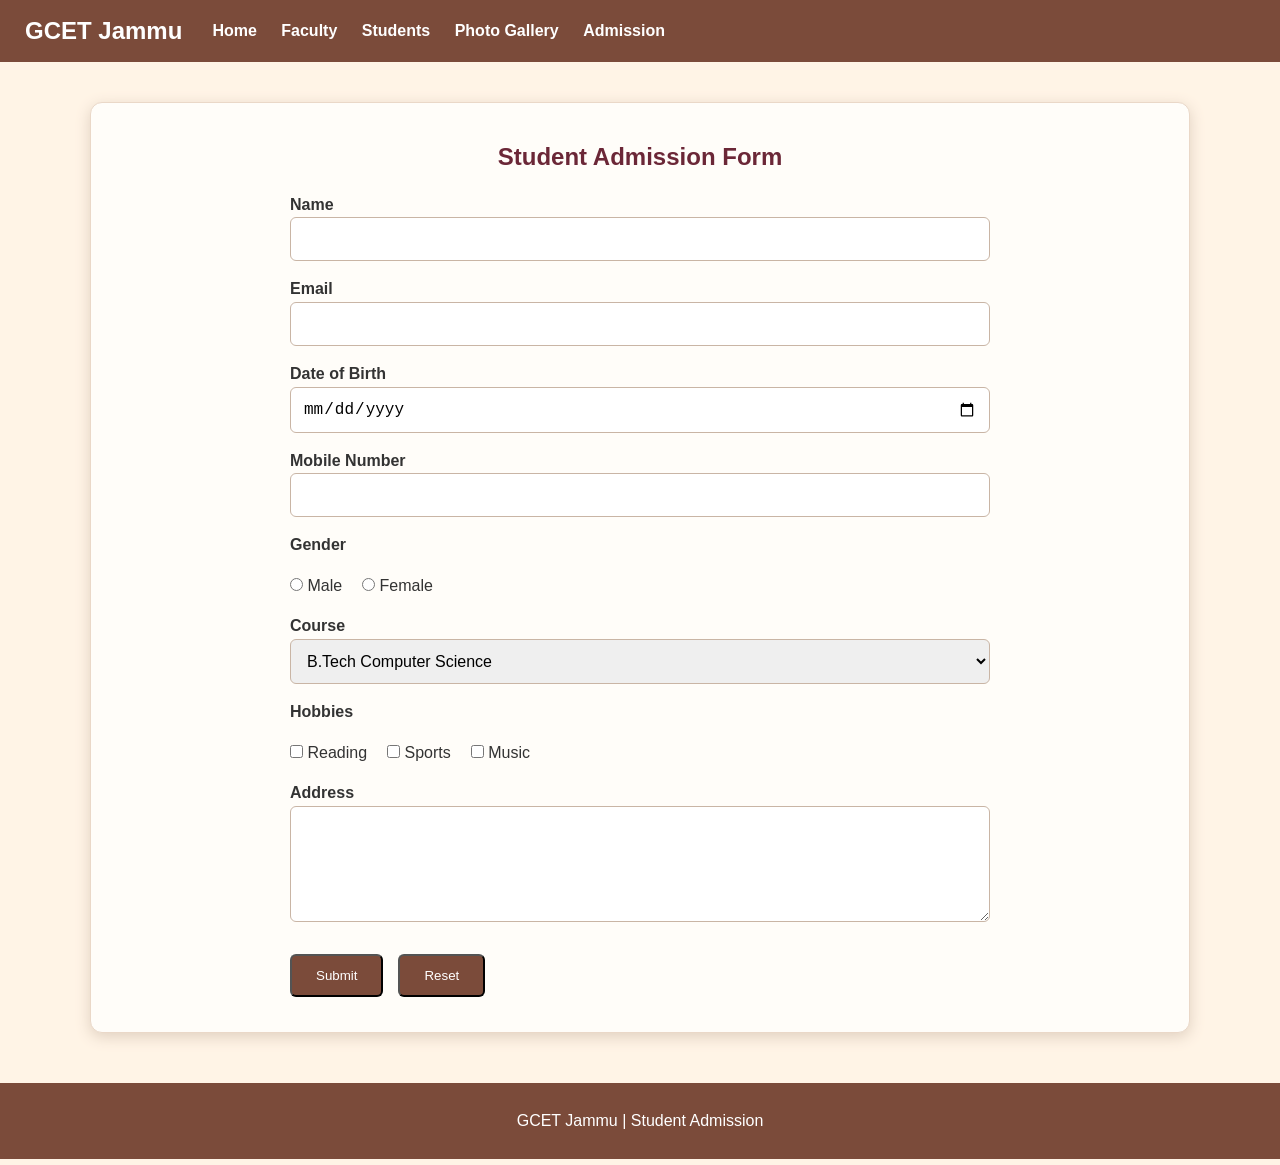
<file: project 2 - College Website/admission.html>
<!DOCTYPE html>
<html>
<head>
<title>GCET Jammu - Admission</title>
<link rel="stylesheet" href="style.css">
</head>
<body>
<nav>
<h2>GCET Jammu</h2>
<div>
<a href="index.html">Home</a>
<a href="faculty.html">Faculty</a>
<a href="students.html">Students</a>
<a href="gallery.html">Photo Gallery</a>
<a href="admission.html">Admission</a>
</div>
</nav>
<section class="page">
<h1>Student Admission Form</h1>
<form onsubmit="alert('Admission form submitted successfully!'); return false;">
<label>Name</label>
<input type="text" name="name">
<label>Email</label>
<input type="email" name="email">
<label>Date of Birth</label>
<input type="date" name="dob">
<label>Mobile Number</label>
<input type="tel" name="mobile">
<label>Gender</label>
<div class="inline">
<label><input type="radio" name="gender"> Male</label>
<label><input type="radio" name="gender"> Female</label>
</div>
<label>Course</label>
<select name="course">
<option>B.Tech Computer Science</option>
<option>B.Tech Electronics</option>
<option>B.Tech Civil</option>
<option>B.Tech Mechanical</option>
<option>B.Tech Electrical</option>
</select>
<label>Hobbies</label>
<div class="inline">
<label><input type="checkbox"> Reading</label>
<label><input type="checkbox"> Sports</label>
<label><input type="checkbox"> Music</label>
</div>
<label>Address</label>
<textarea rows="5"></textarea>
<div class="form-buttons">
<input class="button" type="submit" value="Submit">
<input class="button" type="reset" value="Reset">
</div>
</form>
</section>
<footer>
<p>GCET Jammu | Student Admission</p>
</footer>
</body>
</html>
</file>
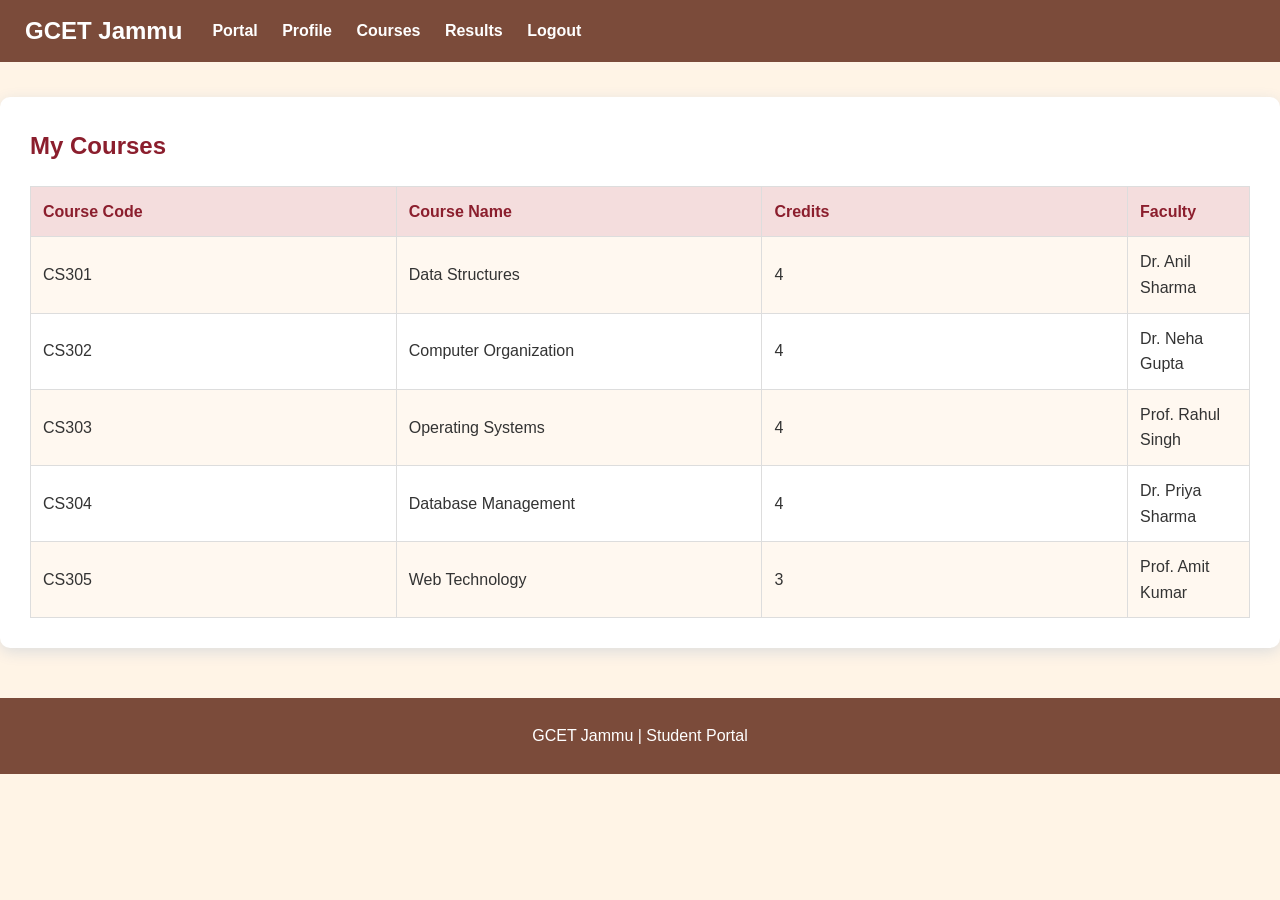
<file: project 2 - College Website/courses.html>
<!DOCTYPE html>
<html>
<head>
<title>My Courses - GCET Jammu</title>
<link rel="stylesheet" href="style.css">
</head>
<body>
<nav>
<h2>GCET Jammu</h2>
<div>
<a href="portal.html">Portal</a>
<a href="profile.html">Profile</a>
<a href="courses.html">Courses</a>
<a href="results.html">Results</a>
<a href="index.html">Logout</a>
</div>
</nav>
<section class="portal-section">
<h1>My Courses</h1>
<table>
<tr>
<th>Course Code</th>
<th>Course Name</th>
<th>Credits</th>
<th>Faculty</th>
</tr>
<tr>
<td>CS301</td>
<td>Data Structures</td>
<td>4</td>
<td>Dr. Anil Sharma</td>
</tr>
<tr>
<td>CS302</td>
<td>Computer Organization</td>
<td>4</td>
<td>Dr. Neha Gupta</td>
</tr>
<tr>
<td>CS303</td>
<td>Operating Systems</td>
<td>4</td>
<td>Prof. Rahul Singh</td>
</tr>
<tr>
<td>CS304</td>
<td>Database Management</td>
<td>4</td>
<td>Dr. Priya Sharma</td>
</tr>
<tr>
<td>CS305</td>
<td>Web Technology</td>
<td>3</td>
<td>Prof. Amit Kumar</td>
</tr>
</table>
</section>
<footer>
<p>GCET Jammu | Student Portal</p>
</footer>
</body>
</html>
</file>
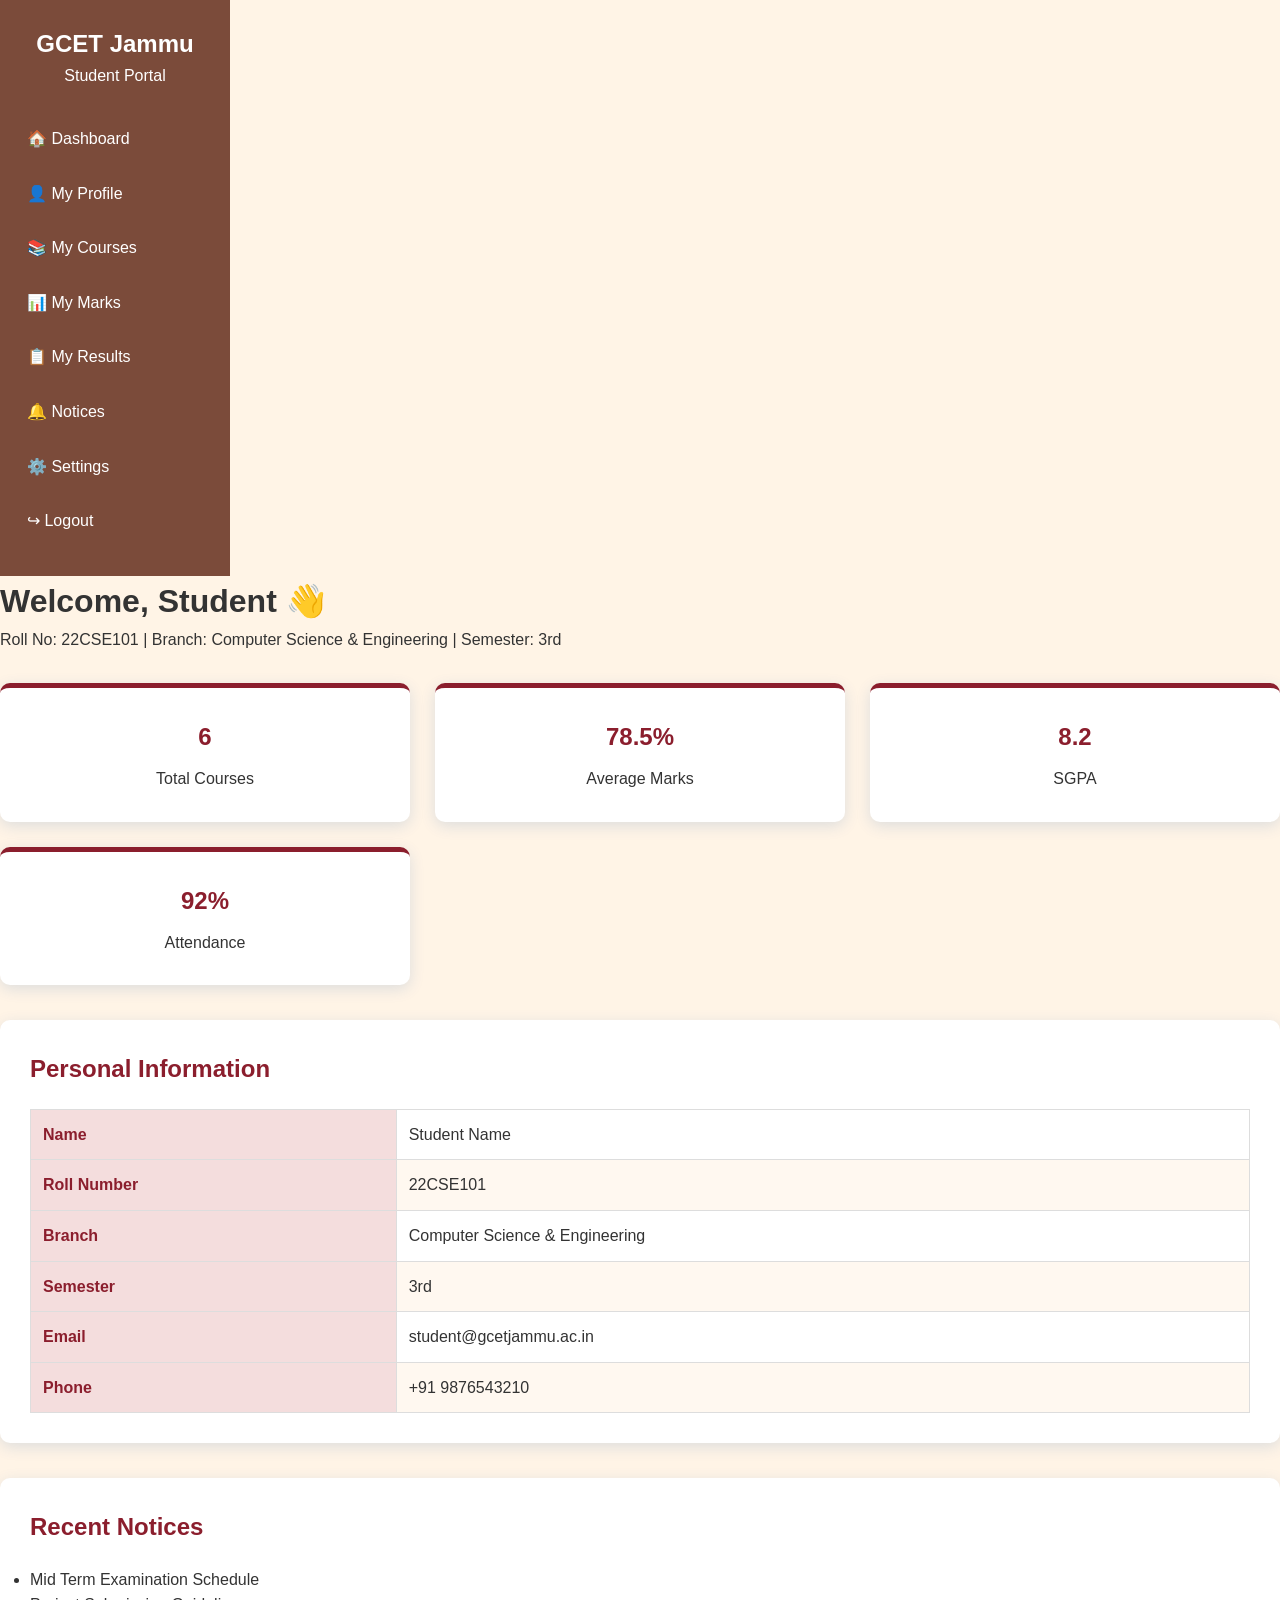
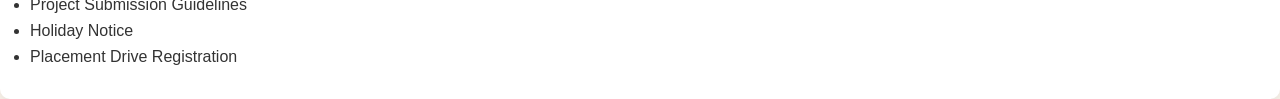
<file: project 2 - College Website/dashboard.html>
<!DOCTYPE html>
<html>
<head>
<title>GCET Jammu - Student Dashboard</title>
<link rel="stylesheet" href="style.css">
</head>

<body>

<div class="dashboard-layout">

<aside class="sidebar">

<h2>GCET Jammu</h2>
<p>Student Portal</p>

<a href="dashboard.html">🏠 Dashboard</a>
<a href="profile.html">👤 My Profile</a>
<a href="courses.html">📚 My Courses</a>
<a href="marks.html">📊 My Marks</a>
<a href="results.html">📋 My Results</a>
<a href="#">🔔 Notices</a>
<a href="#">⚙️ Settings</a>
<a href="login.html">↪ Logout</a>

</aside>

<main class="dashboard-main">

<div class="dashboard-top">
<h1>Welcome, Student 👋</h1>
<p>Roll No: 22CSE101 | Branch: Computer Science & Engineering | Semester: 3rd</p>
</div>

<div class="dashboard-cards">

<div class="dashboard-card">
<h2>6</h2>
<p>Total Courses</p>
</div>

<div class="dashboard-card">
<h2>78.5%</h2>
<p>Average Marks</p>
</div>

<div class="dashboard-card">
<h2>8.2</h2>
<p>SGPA</p>
</div>

<div class="dashboard-card">
<h2>92%</h2>
<p>Attendance</p>
</div>

</div>

<div class="dashboard-sections">

<div class="portal-section">
<h2>Personal Information</h2>

<table>
<tr>
<th>Name</th>
<td>Student Name</td>
</tr>

<tr>
<th>Roll Number</th>
<td>22CSE101</td>
</tr>

<tr>
<th>Branch</th>
<td>Computer Science & Engineering</td>
</tr>

<tr>
<th>Semester</th>
<td>3rd</td>
</tr>

<tr>
<th>Email</th>
<td>student@gcetjammu.ac.in</td>
</tr>

<tr>
<th>Phone</th>
<td>+91 9876543210</td>
</tr>
</table>

</div>

<div class="portal-section">
<h2>Recent Notices</h2>

<ul>
<li>Mid Term Examination Schedule</li>
<li>Project Submission Guidelines</li>
<li>Holiday Notice</li>
<li>Placement Drive Registration</li>
</ul>

</div>

</div>

</main>

</div>

</body>
</html>
</file>
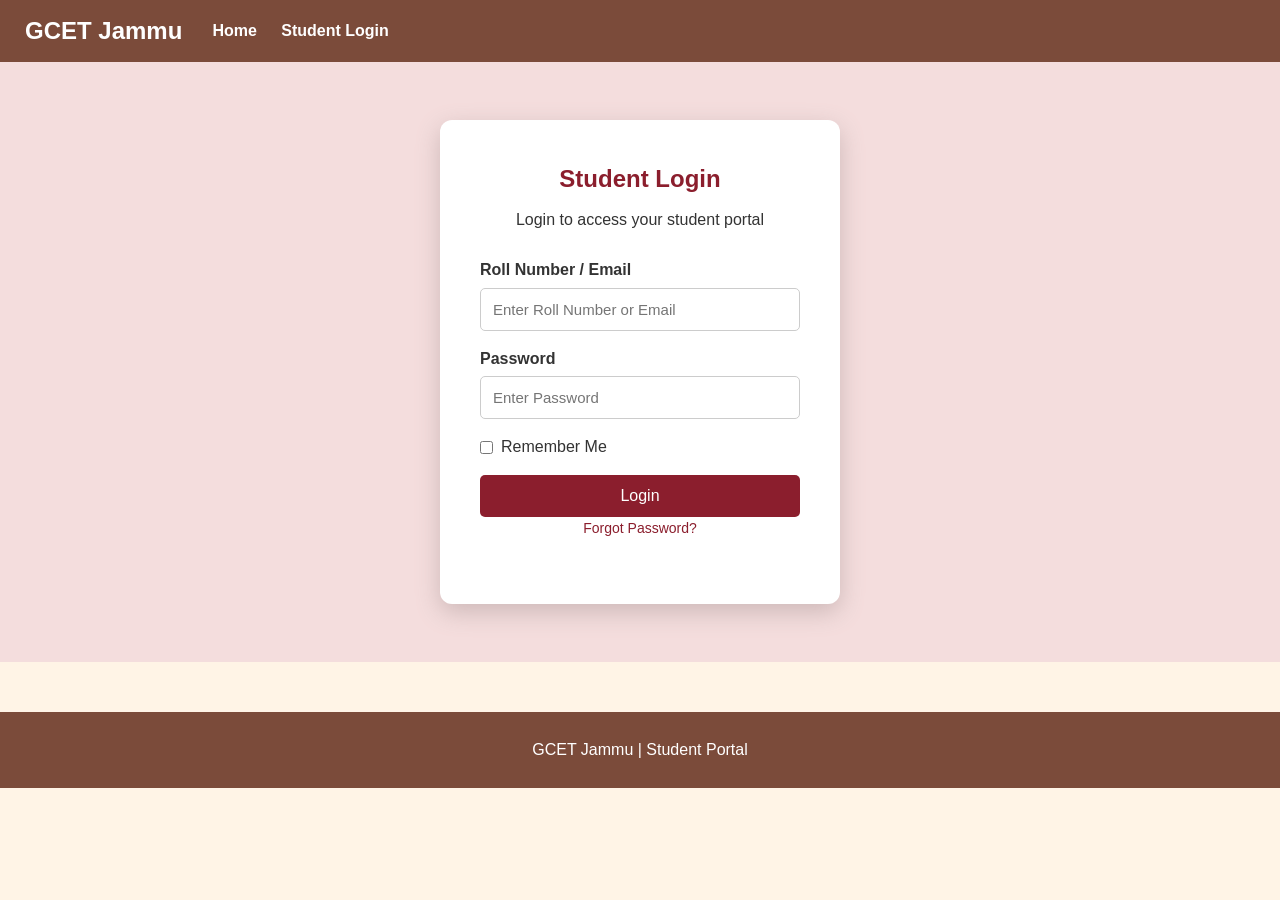
<file: project 2 - College Website/login.html>
<!DOCTYPE html>
<html>

<head>
<title>Student Login - GCET Jammu</title>
<link rel="stylesheet" href="style.css">
</head>

<body>

<nav>
<h2>GCET Jammu</h2>

<div>
<a href="index.html">Home</a>
<a href="login.html">Student Login</a>
</div>
</nav>

<section class="login-page">

<div class="login-box">

<h1>Student Login</h1>

<p>Login to access your student portal</p>

<form action="portal.html" method="get">

<label>Roll Number / Email</label>
<input type="text" placeholder="Enter Roll Number or Email" required>

<label>Password</label>
<input type="password" placeholder="Enter Password" required>

<div class="remember">
<input type="checkbox">
<label>Remember Me</label>
</div>

<input type="submit" value="Login" class="login-button">

</form>

<p class="forgot">Forgot Password?</p>

</div>

</section>

<footer>
<p>GCET Jammu | Student Portal</p>
</footer>

</body>

</html>
</file>
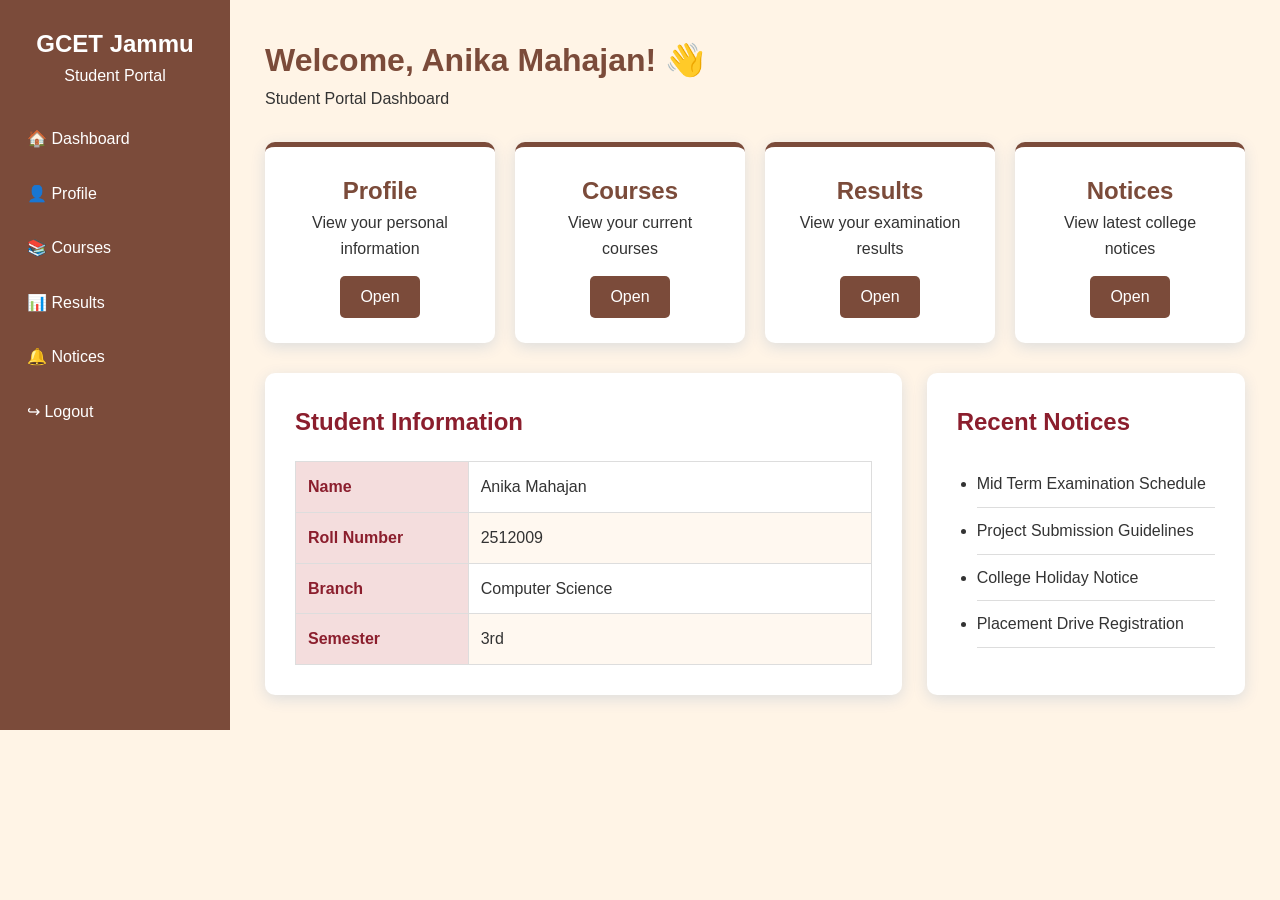
<file: project 2 - College Website/portal.html>
<!DOCTYPE html>
<html>
<head>
<title>Student Portal - GCET Jammu</title>
<link rel="stylesheet" href="style.css">
</head>
<body>

<div class="portal-layout">

<aside class="sidebar">

<h2>GCET Jammu</h2>
<p>Student Portal</p>

<a href="portal.html">🏠 Dashboard</a>
<a href="profile.html">👤 Profile</a>
<a href="courses.html">📚 Courses</a>
<a href="results.html">📊 Results</a>
<a href="#">🔔 Notices</a>
<a href="index.html">↪ Logout</a>

</aside>

<main class="portal-main">

<div class="portal-header">
<h1>Welcome, Anika Mahajan! 👋</h1>
<p>Student Portal Dashboard</p>
</div>

<div class="portal-cards">

<div class="portal-card">
<h2>Profile</h2>
<p>View your personal information</p>
<a href="profile.html">Open</a>
</div>

<div class="portal-card">
<h2>Courses</h2>
<p>View your current courses</p>
<a href="courses.html">Open</a>
</div>

<div class="portal-card">
<h2>Results</h2>
<p>View your examination results</p>
<a href="results.html">Open</a>
</div>

<div class="portal-card">
<h2>Notices</h2>
<p>View latest college notices</p>
<a href="#">Open</a>
</div>

</div>

<div class="portal-content">

<div class="portal-section">
<h2>Student Information</h2>

<table>
<tr>
<th>Name</th>
<td>Anika Mahajan</td>
</tr>
<tr>
<th>Roll Number</th>
<td>2512009</td>
</tr>
<tr>
<th>Branch</th>
<td>Computer Science</td>
</tr>
<tr>
<th>Semester</th>
<td>3rd</td>
</tr>
</table>

</div>

<div class="portal-section">
<h2>Recent Notices</h2>

<ul>
<li>Mid Term Examination Schedule</li>
<li>Project Submission Guidelines</li>
<li>College Holiday Notice</li>
<li>Placement Drive Registration</li>
</ul>

</div>

</div>

</main>

</div>

</body>
</html>
</file>
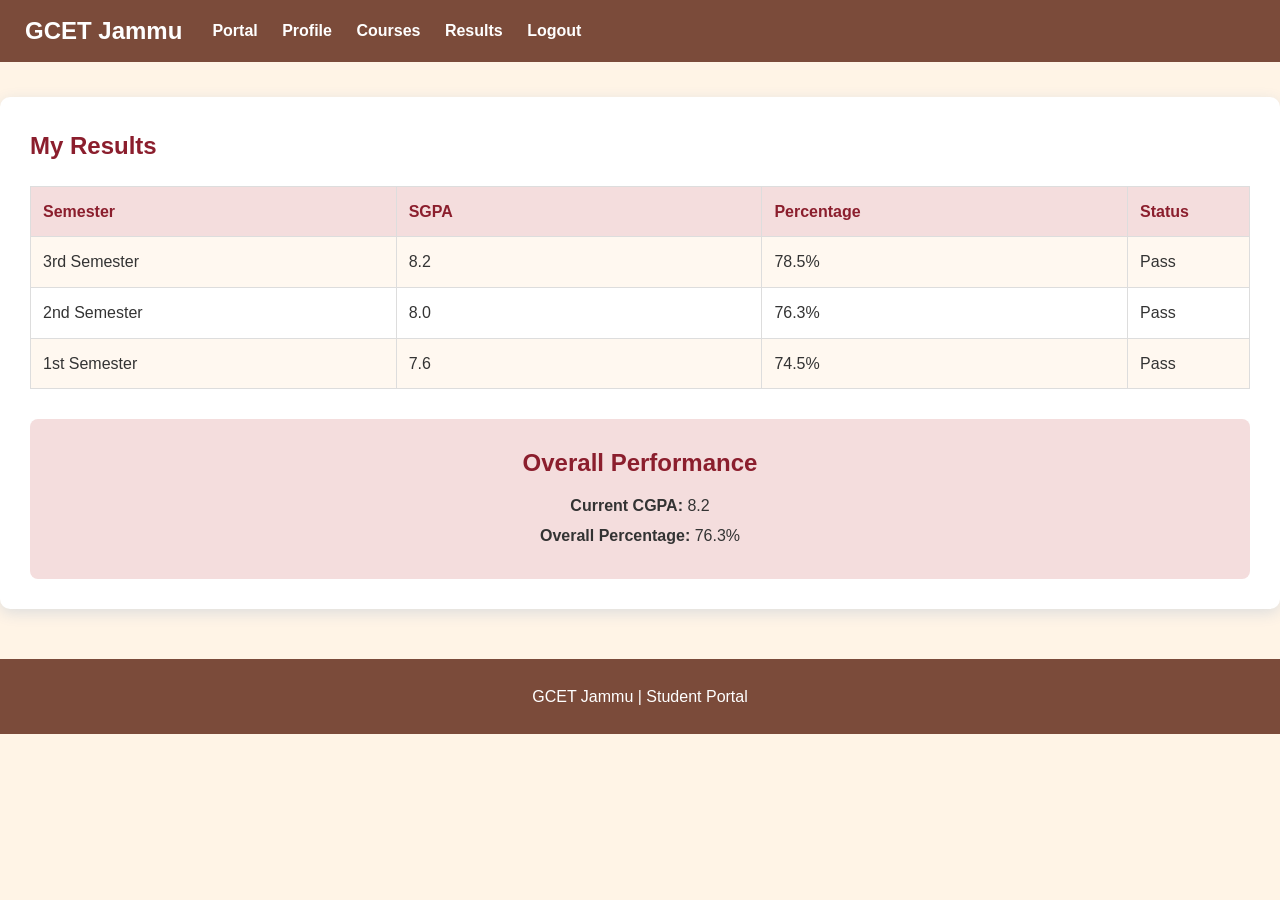
<file: project 2 - College Website/results.html>
<!DOCTYPE html>
<html>
<head>
<title>My Results - GCET Jammu</title>
<link rel="stylesheet" href="style.css">
</head>
<body>
<nav>
<h2>GCET Jammu</h2>
<div>
<a href="portal.html">Portal</a>
<a href="profile.html">Profile</a>
<a href="courses.html">Courses</a>
<a href="results.html">Results</a>
<a href="index.html">Logout</a>
</div>
</nav>
<section class="portal-section">
<h1>My Results</h1>
<table>
<tr>
<th>Semester</th>
<th>SGPA</th>
<th>Percentage</th>
<th>Status</th>
</tr>
<tr>
<td>3rd Semester</td>
<td>8.2</td>
<td>78.5%</td>
<td>Pass</td>
</tr>
<tr>
<td>2nd Semester</td>
<td>8.0</td>
<td>76.3%</td>
<td>Pass</td>
</tr>
<tr>
<td>1st Semester</td>
<td>7.6</td>
<td>74.5%</td>
<td>Pass</td>
</tr>
</table>
<div class="result-summary">
<h2>Overall Performance</h2>
<p><b>Current CGPA:</b> 8.2</p>
<p><b>Overall Percentage:</b> 76.3%</p>
</div>
</section>
<footer>
<p>GCET Jammu | Student Portal</p>
</footer>
</body>
</html>
</file>
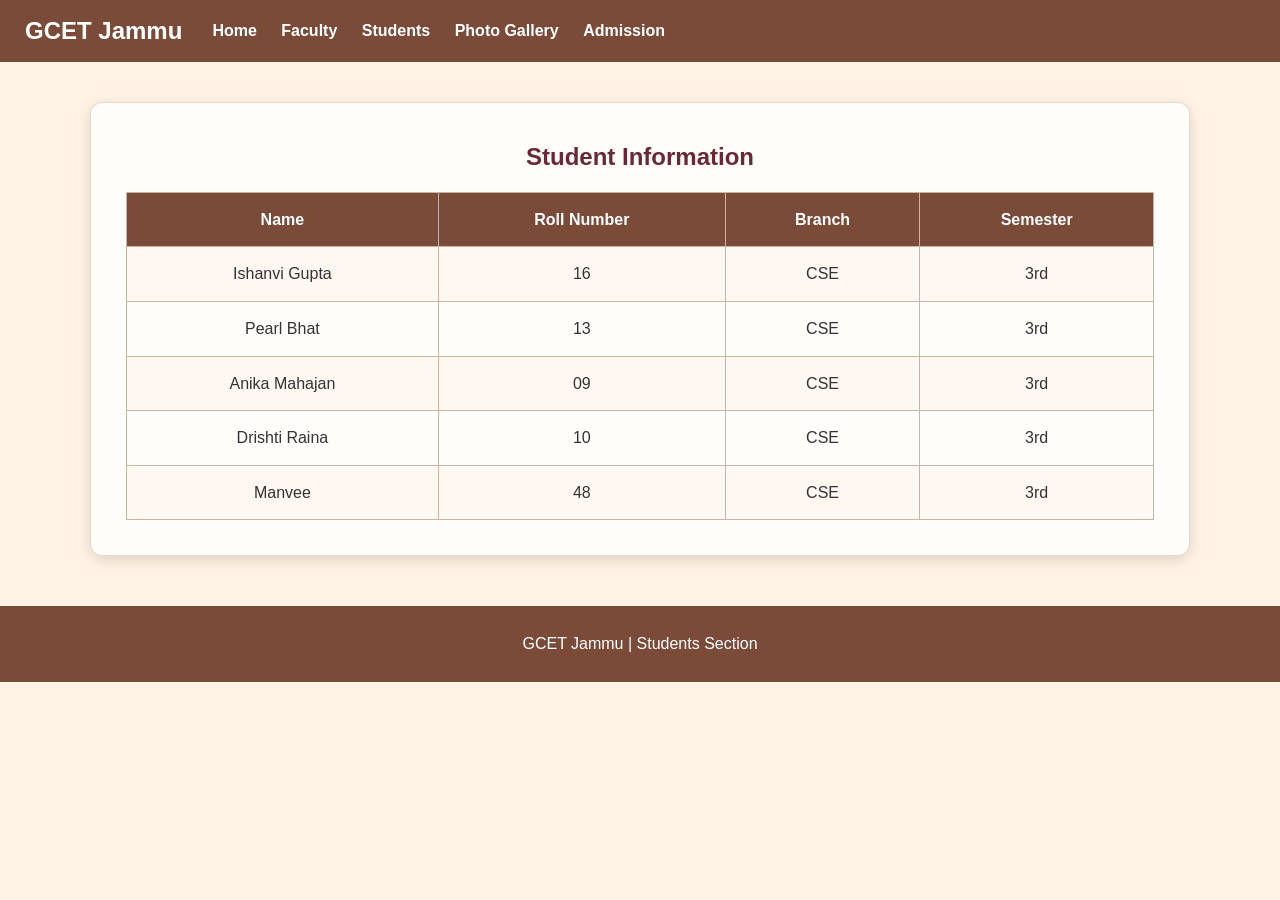
<file: project 2 - College Website/students.html>
<!DOCTYPE html>
<html>
<head>
<title>GCET Jammu - Students</title>
<link rel="stylesheet" href="style.css">
</head>

<body>

<nav>
<h2>GCET Jammu</h2>
<div>
<a href="index.html">Home</a>
<a href="faculty.html">Faculty</a>
<a href="students.html">Students</a>
<a href="gallery.html">Photo Gallery</a>
<a href="admission.html">Admission</a>
</div>
</nav>

<section class="page">

<h1>Student Information</h1>

<table>

<tr>
<th>Name</th>
<th>Roll Number</th>
<th>Branch</th>
<th>Semester</th>
</tr>

<tr>
<td>Ishanvi Gupta</td>
<td>16</td>
<td>CSE</td>
<td>3rd</td>
</tr>

<tr>
<td>Pearl Bhat</td>
<td>13</td>
<td>CSE</td>
<td>3rd</td>
</tr>

<tr>
<td>Anika Mahajan</td>
<td>09</td>
<td>CSE</td>
<td>3rd</td>
</tr>

<tr>
<td>Drishti Raina</td>
<td>10</td>
<td>CSE</td>
<td>3rd</td>
</tr>

<tr>
<td>Manvee</td>
<td>48</td>
<td>CSE</td>
<td>3rd</td>
</tr>

</table>

</section>

<footer>
<p>GCET Jammu | Students Section</p>
</footer>

</body>
</html>
</file>
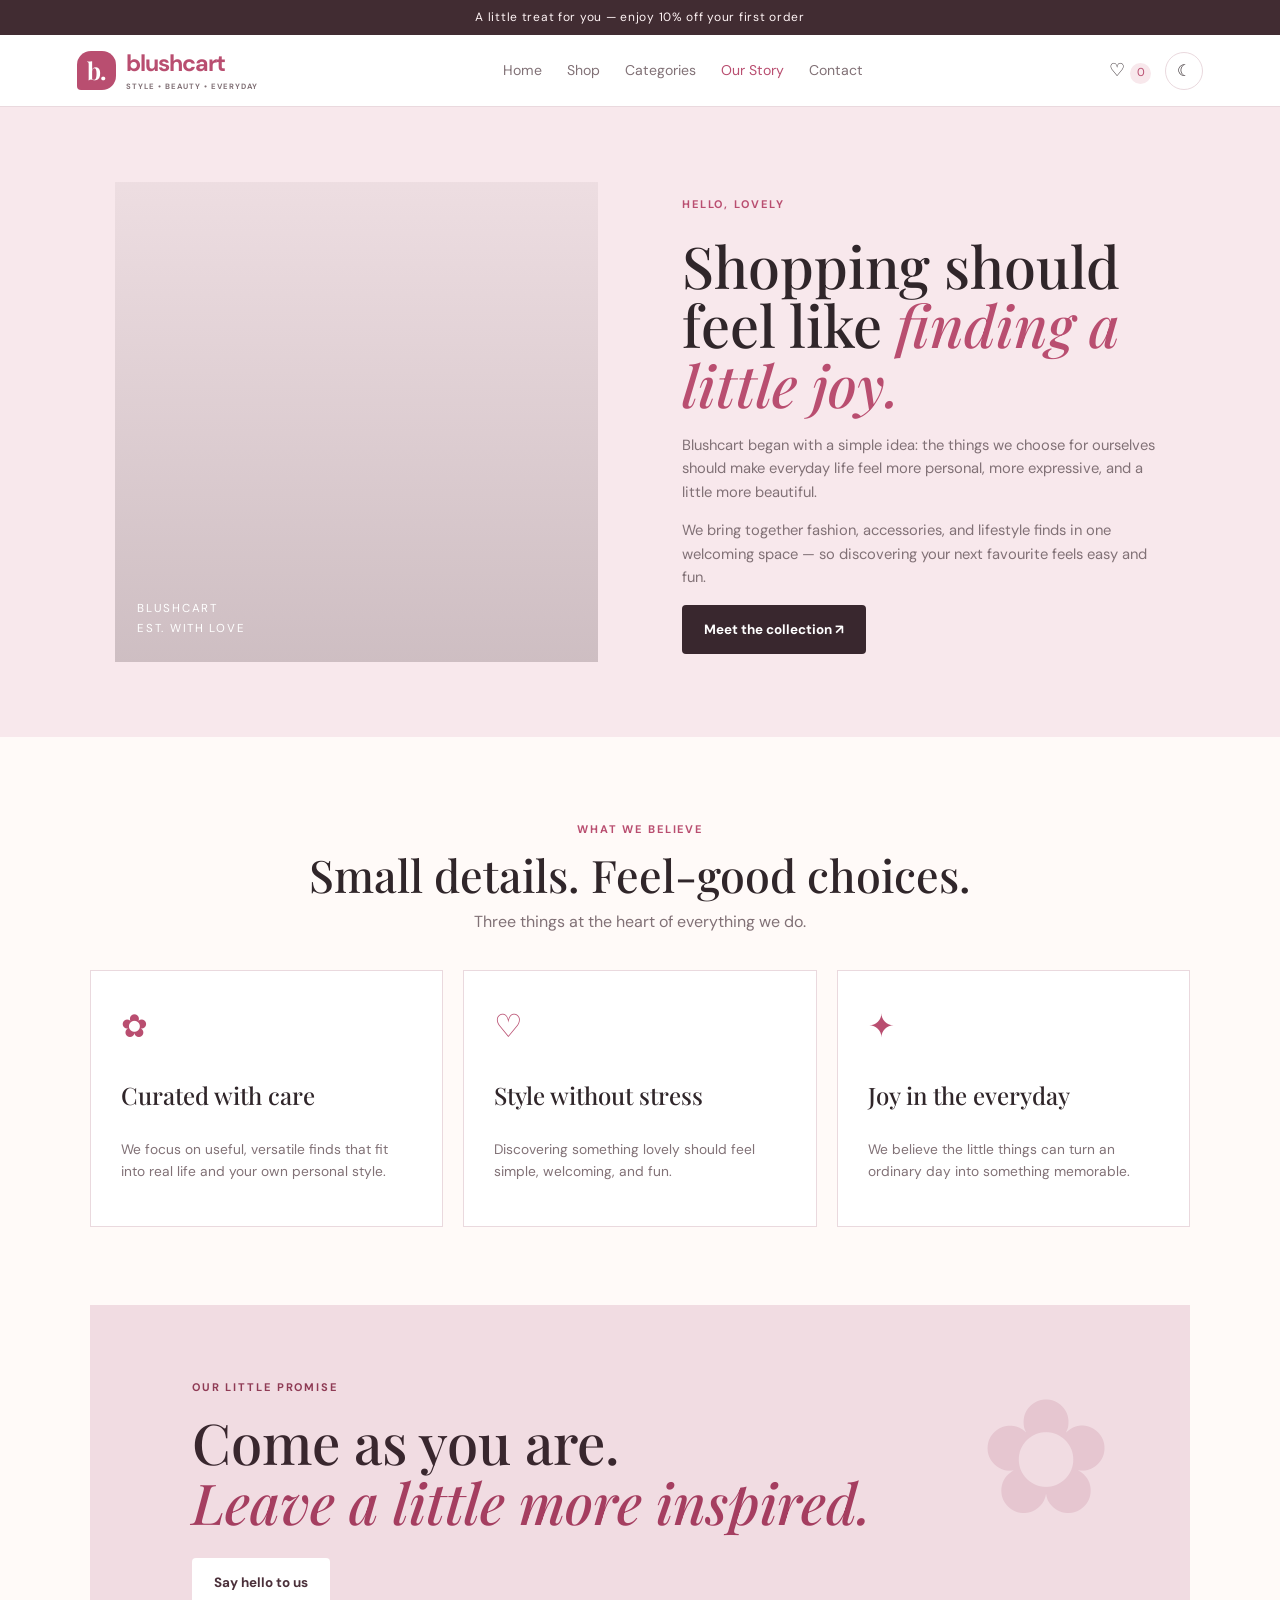
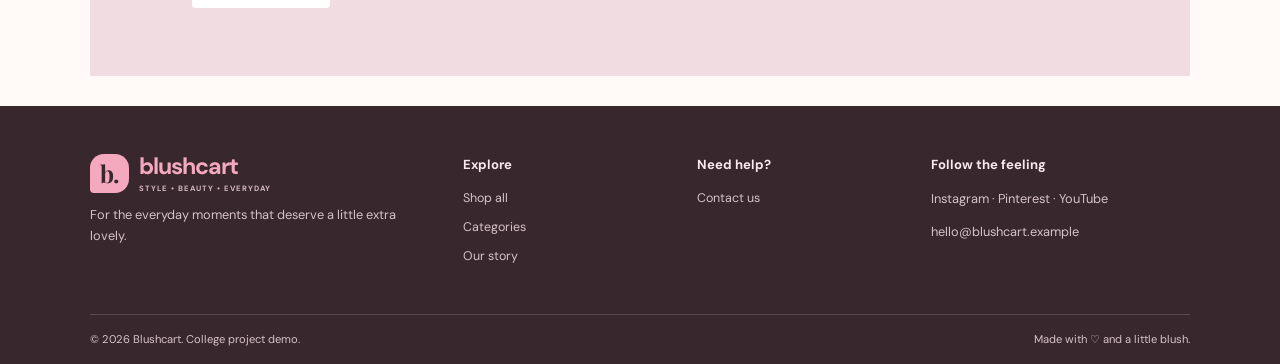
<file: project 3-Shopping Website/about.html>
<!DOCTYPE html>
<html lang="en">
<head>
  <meta charset="UTF-8">
  <meta name="viewport" content="width=device-width, initial-scale=1.0">
  <title>Our Story | Blushcart</title>
  <link rel="stylesheet" href="style.css">
  <script src="script.js" defer></script>
</head>
<body>
  <div class="announcement">A little treat for you — enjoy 10% off your first order</div>

  <header class="site-header">
    <a class="brand" href="index.html"><span class="brand-mark">b.</span><span>blushcart<small>STYLE • BEAUTY • EVERYDAY</small></span></a>
    <button class="menu-toggle" id="menu-toggle">☰</button>
    <nav class="main-nav" id="main-nav">
      <a href="index.html">Home</a>
      <a href="products.html">Shop</a>
      <a href="categories.html">Categories</a>
      <a class="active" href="about.html">Our Story</a>
      <a href="contact.html">Contact</a>
    </nav>
    <div class="header-actions">
      <a class="icon-link" href="products.html#cart-section">♡ <span id="cart-count">0</span></a>
      <button class="theme-toggle" aria-label="Toggle dark mode">☾</button>
    </div>
  </header>

  <main>
    <section class="about-hero">
      <div class="about-photo"><span>BLUSHCART<br>EST. WITH LOVE</span></div>
      <div class="about-copy">
        <span class="eyebrow">HELLO, LOVELY</span>
        <h1>Shopping should feel like <em>finding a little joy.</em></h1>
        <p>Blushcart began with a simple idea: the things we choose for ourselves should make everyday life feel more personal, more expressive, and a little more beautiful.</p>
        <p>We bring together fashion, accessories, and lifestyle finds in one welcoming space — so discovering your next favourite feels easy and fun.</p>
        <a class="btn btn-dark" href="products.html">Meet the collection ↗</a>
      </div>
    </section>

    <section class="section">
      <div class="section-heading">
        <span class="eyebrow">WHAT WE BELIEVE</span>
        <h2>Small details. Feel-good choices.</h2>
        <p>Three things at the heart of everything we do.</p>
      </div>

      <div class="values-grid">
        <article class="value-card">
          <span>✿</span>
          <h3>Curated with care</h3>
          <p>We focus on useful, versatile finds that fit into real life and your own personal style.</p>
        </article>
        <article class="value-card">
          <span>♡</span>
          <h3>Style without stress</h3>
          <p>Discovering something lovely should feel simple, welcoming, and fun.</p>
        </article>
        <article class="value-card">
          <span>✦</span>
          <h3>Joy in the everyday</h3>
          <p>We believe the little things can turn an ordinary day into something memorable.</p>
        </article>
      </div>
    </section>

    <section class="quote-banner about-quote">
      <span class="eyebrow">OUR LITTLE PROMISE</span>
      <h2>Come as you are.<br><em>Leave a little more inspired.</em></h2>
      <a class="btn btn-light" href="contact.html">Say hello to us</a>
      <span class="quote-flower">✿</span>
    </section>
  </main>

  <footer class="site-footer">
    <div class="footer-main">
      <div><a class="brand footer-brand" href="index.html"><span class="brand-mark">b.</span><span>blushcart<small>STYLE • BEAUTY • EVERYDAY</small></span></a><p>For the everyday moments that deserve a little extra lovely.</p></div>
      <div><h4>Explore</h4><a href="products.html">Shop all</a><a href="categories.html">Categories</a><a href="about.html">Our story</a></div>
      <div><h4>Need help?</h4><a href="contact.html">Contact us</a></div>
      <div><h4>Follow the feeling</h4><p>Instagram · Pinterest · YouTube</p><p>hello@blushcart.example</p></div>
    </div>
    <div class="footer-bottom"><span>© 2026 Blushcart. College project demo.</span><span>Made with ♡ and a little blush.</span></div>
  </footer>
  <button id="back-to-top" aria-label="Back to top">↑</button>
</body>
</html>
</file>
<file: project 2 - College Website/style.css>
*{
box-sizing:border-box;
margin:0;
padding:0;
}

body{
font-family:Arial,sans-serif;
background:#fff4e6;
color:#333;
line-height:1.6;
}

/* ===== COLLEGE HEADER ===== */
/* Top section with college logo and name */
.college-header{
background:#C19A6B;
display:flex;
align-items:center;
justify-content:center;
gap:20px;
padding:15px;
text-align:center;              
}

/* College logo */
.college-header img{
width:200px;
height:200px;
object-fit:cover;
border-radius:50%;
}

/* College name */
.college-header h1{
font-size:30px;
color:#8b1e2d;
margin:0;
max-width:650px;
}

/* Autonomous College text */
.college-header p{
font-size:18px;
margin:3px 0 0;
font-weight:bold;
}

/* ===== NAVIGATION BAR ===== */
nav{
background:#7b4b3a;
color:white;
padding:12px 25px;
display:flex;
align-items:center;
gap:20px;
}

/* Left side of navbar */
.nav-left{
display:flex;
align-items:center;
gap:8px;
}

/* Small navbar logo */
.nav-left img{
width:35px;
height:35px;
object-fit:contain;
}

/* GCET Jammu text */
.nav-left span{
font-weight:bold;
}

/* Navigation links */
.nav-links{
display:flex;
align-items:center;
gap:5px;
}

/* All navbar links */
nav a{
color:white;
text-decoration:none;
font-weight:bold;
padding:8px 10px;
}

/* Navbar link hover */
nav a:hover{
color:#ffd6d6;
}

/* ===== STUDENT LOGIN BUTTON ===== */
.login-button{
background:#7b4b3a;
border:1px solid white;
border-radius:5px;
color:white;
padding:8px 15px;
text-decoration:none;
margin-left:auto;
}

/* Login button hover */
.login-button:hover{
background:white;
color:#8b1e2d;
}

/* ===== HERO SECTION ===== */
/* Main welcome section of homepage */
.hero-container{
    display:flex;
    align-items: center;
    justify-content: center;
    gap:40px;
    max-width: 1300px;
    margin: 0 auto;

}
.hero-image {
 flex:1.2;
 width:100%;

}

.hero{
padding:50px 20%;
width: 100%;
background:#ffe8d6;
}

/* Hero content width */
.hero div{
    flex:1;
text-align:left;
}

/* Hero heading */
.hero h1{
font-size:38px;
font-weight: bold;
color:#7b4b3a;
margin-bottom:20px;
white-space: nowrap;
}

/* Hero paragraph */
.hero p{
font-size:20px;
margin-bottom:25px;
color:#333;
max-width: 480px;
line-height: 1.6;
}

/* Image inside hero section */
.hero-image img,
.hero img{
width:600px;
height:450px ;
min-width: 600px;
object-fit: cover !important;
border:6px solid white;
border-radius:18px;
box-shadow:0 8px 25px #c9b5a5;
display: block;
}

/* ===== GENERAL BUTTON ===== */
.button{
display:inline-block;
background:#7b4b3a;
color:white;
padding:12px 24px;
border-radius:6px;
text-decoration:none;
}

/* Button hover */
.button:hover{
background:#5e382c;
}

/* ===== ABOUT / WELCOME / GENERAL PAGE ===== */
.about,.welcome,.page{
width:86%;
max-width:1100px;
margin:40px auto;
padding:35px;
background:#fffdf9;
border:1px solid #ead8c8;
border-radius:12px;
box-shadow:0 4px 15px #e0d0c0;
}

/* Section headings */
.about h2,.welcome h2,.page h1{
color:#6b2737;
margin-bottom:15px;
text-align:center;
}

/* Section paragraphs */
.about p,.welcome p{
color:#6b2737;
}

/* ===== FACULTY SECTION ===== */
.faculty-grid{
display:grid;
grid-template-columns:repeat(3,1fr);
gap:25px;
}

/* Faculty card */
.card{
padding:20px;
background:#fff8f0;
border:1px solid #ead8c8;
border-radius:12px;
text-align:center;
}

/* Faculty card hover */
.card:hover{
transform:translateY(-5px);
box-shadow:0 8px 20px #d8c5b5;
}

/* Faculty image */
.card img{
width:120px;
height:120px;
border-radius:50%;
margin-bottom:12px;
}

/* ===== PHOTO GALLERY ===== */
.gallery{
display:grid;
grid-template-columns:repeat(3,1fr);
gap:20px;
}

/* Gallery images */
.gallery img{
width:100%;
height:220px;
object-fit:cover;
border-radius:10px;
border:4px solid #7b4b3a;
box-shadow:0 4px 12px #cfc0b5;
}

/* Gallery image hover */
.gallery img:hover{
transform:scale(1.03);
}

/* ===== GENERAL TABLE ===== */
table{
width:100%;
border-collapse:collapse;
}

/* Table cells */
th,td{
border:1px solid #c9b5a5;
padding:14px;
text-align:center;
}

/* Table heading */
th{
background:#7b4b3a;
color:white;
}

/* Alternate table rows */
tr:nth-child(even){
background:#fff8f0;
}

/* ===== ADMISSION FORM ===== */
form{
max-width:700px;
margin:auto;
}

/* Form labels */
form label{
display:block;
font-weight:bold;
margin-top:15px;
}

/* Text fields, email, date, mobile, select and textarea */
input[type=text],
input[type=email],
input[type=date],
input[type=tel],
select,
textarea{
width:100%;
padding:12px;
border:1px solid #c9b5a5;
border-radius:6px;
font-size:16px;
}

/* Radio buttons and checkboxes */
.inline{
display:flex;
gap:20px;
flex-wrap:wrap;
}

.inline label{
font-weight:normal;
}

/* Submit and reset buttons */
.form-buttons{
margin-top:25px;
display:flex;
gap:15px;
}

/* ===== FOOTER ===== */
footer{
background:#7b4b3a;
color:white;
text-align:center;
padding:25px;
margin-top:50px;
}

/* ===== LOGIN PAGE ===== */
.login-page{
min-height:600px;
display:flex;
justify-content:center;
align-items:center;
background:#f4dddd;
padding:40px;
}

/* Login box */
.login-box{
width:400px;
background:white;
padding:40px;
border-radius:12px;
box-shadow:0 8px 25px #cdb8b8;
}

/* Login heading */
.login-box h1{
text-align:center;
color:#8b1e2d;
margin-bottom:8px;
}

/* Login paragraph */
.login-box p{
text-align:center;
margin-bottom:25px;
}

/* Login labels */
.login-box label{
display:block;
font-weight:bold;
margin:15px 0 5px;
}

/* Username and password fields */
.login-box input[type=text],
.login-box input[type=password]{
width:100%;
padding:12px;
border:1px solid #ccc;
border-radius:5px;
font-size:15px;
}

/* Remember me */
.remember{
display:flex;
align-items:center;
gap:8px;
margin:15px 0;
}

.remember label{
margin:0;
font-weight:normal;
}

/* Login button inside login box */
.login-box .login-button{
width:100%;
padding:12px;
border:none;
border-radius:5px;
background:#8b1e2d;
color:white;
font-size:16px;
cursor:pointer;
margin:0;
}

/* Login button hover */
.login-box .login-button:hover{
background:#651520;
}

/* Forgot password */
.forgot{
color:#8b1e2d;
font-size:14px;
}

/* ===== OLD STUDENT DASHBOARD ===== */
.dashboard{
width:90%;
max-width:1100px;
margin:40px auto;
}

/* Dashboard heading */
.dashboard h1{
color:#8b1e2d;
margin-bottom:5px;
}

/* Dashboard cards layout */
.dashboard-cards{
display:grid;
grid-template-columns:repeat(3,1fr);
gap:25px;
margin-top:30px;
}

/* Individual dashboard card */
.dashboard-card{
background:white;
padding:30px;
text-align:center;
border-radius:10px;
box-shadow:0 4px 15px #ddd;
border-top:5px solid #8b1e2d;
}

/* Dashboard card heading */
.dashboard-card h2{
color:#8b1e2d;
margin-bottom:10px;
}

/* Dashboard card link */
.dashboard-card a{
display:inline-block;
margin-top:15px;
background:#8b1e2d;
color:white;
padding:8px 20px;
text-decoration:none;
border-radius:5px;
}

/* Dashboard card link hover */
.dashboard-card a:hover{
background:#651520;
}

/* ===== PORTAL SECTION ===== */
.portal-section{
background:white;
padding:30px;
margin-top:35px;
border-radius:10px;
box-shadow:0 4px 15px #ddd;
}

/* Portal headings */
.portal-section h1,
.portal-section h2{
color:#8b1e2d;
margin-bottom:20px;
}

/* Portal table */
.portal-section table{
width:100%;
border-collapse:collapse;
margin-top:20px;
}

/* Portal table cells */
.portal-section th,
.portal-section td{
border:1px solid #ddd;
padding:12px;
text-align:left;
}

/* Portal table heading */
.portal-section th{
width:30%;
background:#f4dddd;
color:#8b1e2d;
}

/* ===== PROFILE PAGE ===== */
.profile-page{
max-width:1100px;
margin:40px auto;
}

/* Profile heading */
.profile-page h1{
text-align:center;
color:#8b1e2d;
margin-bottom:30px;
}

/* Profile box */
.profile-box{
background:white;
padding:40px;
border-radius:10px;
box-shadow:0 4px 15px #ddd;
display:flex;
align-items:center;
gap:40px;
}

/* Profile image */
.profile-box img{
width:160px;
height:160px;
border-radius:50%;
object-fit:cover;
}

/* Profile name */
.profile-box h2{
color:#8b1e2d;
margin-bottom:15px;
}

/* Profile information */
.profile-box p{
margin:8px 0;
}

/* ===== RESULT SUMMARY ===== */
.result-summary{
margin-top:30px;
padding:25px;
background:#f4dddd;
border-radius:8px;
text-align:center;
}

/* Result heading */
.result-summary h2{
color:#8b1e2d;
margin-bottom:10px;
}

/* Result paragraph */
.result-summary p{
margin:5px;
}

/* ===== STUDENT PORTAL DASHBOARD ===== */

.portal-layout{
display:flex;
min-height:600px;
background:#fff4e6;
}

.sidebar{
width:230px;
background:#7b4b3a;
padding:25px 15px;
color:white;
}

.sidebar h2{
text-align:center;
}

.sidebar p{
text-align:center;
margin-bottom:25px;
}

.sidebar a{
display:block;
color:white;
text-decoration:none;
padding:12px;
margin:5px 0;
border-radius:5px;
}

.sidebar a:hover{
background:#6b3f31;
}

.portal-main{
flex:1;
padding:35px;
}

.portal-header{
margin-bottom:30px;
}

.portal-header h1{
color:#7b4b3a;
}

.portal-cards{
display:grid;
grid-template-columns:repeat(4,1fr);
gap:20px;
}

.portal-card{
background:white;
padding:25px;
text-align:center;
border-radius:10px;
box-shadow:0 4px 15px #ddd;
border-top:5px solid #7b4b3a;
}

.portal-card h2{
color:#7b4b3a;
}

.portal-card a{
display:inline-block;
margin-top:15px;
background:#7b4b3a;
color:white;
padding:8px 20px;
text-decoration:none;
border-radius:5px;
}

.portal-card a:hover{
background:#5e382c;
}

.portal-content{
display:grid;
grid-template-columns:2fr 1fr;
gap:25px;
}

.portal-content .portal-section{
margin-top:30px;
}

.portal-content ul{
padding-left:20px;
}

.portal-content li{
padding:10px 0;
border-bottom:1px solid #ddd;
}

/* ===== MOBILE / RESPONSIVE DESIGN ===== */
/* These styles apply when screen width is 768px or smaller */

@media(max-width:768px){

/* Mobile navbar */
nav{
flex-direction:column;
gap:10px;
}

/* Mobile navigation links */
.nav-links{
margin-left:0;
flex-wrap:wrap;
justify-content:center;
}

/* Mobile login button */
.login-button{
margin-left:0;
}

/* Mobile hero */
.hero{
flex-direction:column;
text-align:center;
}

/* Smaller hero heading */
.hero h1{
font-size:30px;
}

/* Faculty cards become one column */
.faculty-grid{
grid-template-columns:1fr;
}

/* Gallery becomes one column */
.gallery{
grid-template-columns:1fr;
}

/* Smaller content sections */
.about,.welcome,.page{
width:92%;
padding:22px;
}

/* Dashboard cards become one column */
.dashboard-cards{
grid-template-columns:1fr;
}

/* Profile becomes vertical */
.profile-box{
flex-direction:column;
text-align:center;
}

/* Portal becomes vertical */
.portal-layout{
flex-direction:column;
}

.sidebar{
width:100%;
}

.portal-cards{
grid-template-columns:1fr;
}

.portal-content{
grid-template-columns:1fr;
}

}
</file>
<file: project 3-Shopping Website/style.css>
@import url('https://fonts.googleapis.com/css2?family=DM+Sans:wght@400;500;600;700&family=Playfair+Display:ital,wght@0,500;0,600;1,500&display=swap');

:root {
  --bg: #fffaf8;
  --surface: #ffffff;
  --text: #30262a;
  --muted: #817176;
  --accent: #b94e70;
  --soft: #f8e8ec;
  --border: #ead9de;
  --shadow: 0 16px 40px rgba(77,39,50,.09);
}

body.dark-mode {
  --bg: #1d191c;
  --surface: #292328;
  --text: #f8eef1;
  --muted: #c5b5bb;
  --accent: #e38ca7;
  --soft: #392932;
  --border: #4a3942;
  --shadow: 0 16px 40px rgba(0,0,0,.24);
}

* {
  box-sizing: border-box;
}

html {
  scroll-behavior: smooth;
}

body {
  margin: 0;
  background: var(--bg);
  color: var(--text);
  font-family: 'DM Sans', sans-serif;
  line-height: 1.6;
  transition: background .25s, color .25s;
}

a {
  color: inherit;
  text-decoration: none;
}

button, input, select, textarea {
  font: inherit;
}

button, select {
  cursor: pointer;
}

.sr-only {
  position: absolute;
  width: 1px;
  height: 1px;
  padding: 0;
  margin: -1px;
  overflow: hidden;
  clip: rect(0,0,0,0);
  white-space: nowrap;
  border: 0;
}

.announcement {
  text-align: center;
  background: #412c32;
  color: #fff4f5;
  padding: 8px 12px;
  font-size: .75rem;
  letter-spacing: .06em;
}

.site-header {
  display: flex;
  align-items: center;
  justify-content: space-between;
  gap: 24px;
  padding: 16px 6%;
  background: var(--surface);
  border-bottom: 1px solid var(--border);
  position: sticky;
  top: 0;
  z-index: 20;
}

.brand {
  display: flex;
  align-items: center;
  gap: 10px;
  font-weight: 700;
  font-size: 1.45rem;
  letter-spacing: -.04em;
  color: var(--accent);
  line-height: 1.1;
  white-space: nowrap;
}

.brand-mark {
  display: grid;
  place-items: center;
  width: 39px;
  height: 39px;
  border-radius: 14px 14px 14px 4px;
  background: var(--accent);
  color: #fff;
  font-family: 'Playfair Display', serif;
  font-size: 1.5rem;
}

.brand small {
  display: block;
  font-size: .48rem;
  letter-spacing: .13em;
  color: var(--muted);
  margin-top: 5px;
}

.main-nav {
  display: flex;
  gap: 25px;
  align-items: center;
}

.main-nav a {
  font-size: .88rem;
  color: var(--muted);
  padding: 8px 0;
}

.main-nav a:hover,
.main-nav a.active {
  color: var(--accent);
}

.header-actions {
  display: flex;
  align-items: center;
  gap: 14px;
}

.icon-link {
  font-size: 1.15rem;
  white-space: nowrap;
}

.icon-link span {
  display: inline-grid;
  place-items: center;
  min-width: 21px;
  height: 21px;
  padding: 0 5px;
  border-radius: 50px;
  background: var(--soft);
  color: var(--accent);
  font-size: .72rem;
}

.theme-toggle,
.menu-toggle {
  border: 1px solid var(--border);
  border-radius: 50%;
  width: 38px;
  height: 38px;
  background: var(--surface);
  color: var(--text);
}

.menu-toggle {
  display: none;
  border-radius: 8px;
}

.hero {
  min-height: 610px;
  display: grid;
  grid-template-columns: 1fr 1fr;
  align-items: center;
  padding: 65px 8%;
  gap: 5%;
  position: relative;
  overflow: hidden;
  background: linear-gradient(120deg, var(--bg), var(--soft));
}

.hero-copy {
  max-width: 560px;
  position: relative;
  z-index: 2;
}

.eyebrow {
  display: inline-block;
  color: var(--accent);
  font-size: .69rem;
  letter-spacing: .17em;
  font-weight: 700;
}

.hero h1,
.page-banner h1,
.about-copy h1 {
  font-family: 'Playfair Display', serif;
  font-weight: 500;
  font-size: clamp(3rem, 5.6vw, 5.5rem);
  line-height: 1.03;
  margin: 20px 0;
}

.hero h1 em,
.page-banner h1 em,
.about-copy h1 em,
.quote-banner h2 em {
  color: var(--accent);
  font-weight: 500;
}

.hero-copy > p {
  max-width: 440px;
  color: var(--muted);
}

.hero-actions {
  display: flex;
  align-items: center;
  gap: 22px;
  flex-wrap: wrap;
  margin-top: 28px;
}

.btn {
  display: inline-flex;
  align-items: center;
  justify-content: center;
  gap: 12px;
  padding: 13px 21px;
  border: 1px solid transparent;
  border-radius: 4px;
  font-weight: 700;
  font-size: .84rem;
  transition: transform .2s, background .2s;
}

.btn:hover {
  transform: translateY(-2px);
}

.btn-dark {
  background: #39272e;
  color: white;
}

.btn-dark:hover {
  background: var(--accent);
  color: white;
}

.btn-light {
  background: white;
  color: #4b303a;
}

.btn-outline {
  background: transparent;
  border-color: var(--border);
  color: var(--text);
}

.text-link {
  font-size: .83rem;
  font-weight: 700;
  border-bottom: 1px solid var(--accent);
  padding-bottom: 4px;
}

.hero-note {
  display: flex;
  align-items: center;
  gap: 12px;
  margin-top: 44px;
}

.note-star {
  display: grid;
  place-items: center;
  width: 38px;
  height: 38px;
  border: 1px solid var(--border);
  border-radius: 50%;
  color: var(--accent);
}

.hero-note strong {
  font-size: .8rem;
}

.hero-note small {
  font-size: .73rem;
  color: var(--muted);
}

.hero-visual {
  position: relative;
  min-height: 460px;
}

.hero-image {
  position: absolute;
  inset: 0 4% 0 10%;
  border-radius: 48% 48% 4px 4px;
  background: url('https://encrypted-tbn0.gstatic.com/images?q=tbn:ANd9GcSNID_RbSJU8iGheTtyoxINWGDdUBxOMvCUX0r46z55hA&s=10') center 35%/cover;
  box-shadow: var(--shadow);
}

.hero-visual:before {
  content: "";
  position: absolute;
  inset: 22px -5px -18px 22%;
  border: 1px solid var(--accent);
  border-radius: 48% 48% 4px 4px;
  opacity: .5;
}

.floating-tag {
  position: absolute;
  left: 0;
  bottom: 28px;
  display: flex;
  align-items: center;
  gap: 12px;
  background: var(--surface);
  padding: 14px 17px;
  box-shadow: var(--shadow);
}

.floating-tag > span {
  color: var(--accent);
  font-size: 1.4rem;
}

.floating-tag strong,
.floating-tag small {
  display: block;
}

.floating-tag strong {
  font-size: .78rem;
}

.floating-tag small {
  font-size: .68rem;
  color: var(--muted);
}

.hero-stamp {
  position: absolute;
  right: -2%;
  top: 8%;
  display: grid;
  place-items: center;
  width: 96px;
  height: 96px;
  border-radius: 50%;
  background: var(--accent);
  color: white;
  text-align: center;
  font-family: 'Playfair Display', serif;
  line-height: 1.1;
  transform: rotate(10deg);
}

.hero-number {
  position: absolute;
  bottom: 20px;
  right: 6%;
  font-size: .7rem;
  color: var(--muted);
}

.trust-row {
  display: grid;
  grid-template-columns: repeat(3, 1fr);
  padding: 24px 9%;
  border-bottom: 1px solid var(--border);
  border-top: 1px solid var(--border);
  background: var(--surface);
}

.trust-row > div {
  display: flex;
  justify-content: center;
  align-items: center;
  gap: 13px;
  border-right: 1px solid var(--border);
}

.trust-row > div:last-child {
  border: 0;
}

.trust-row > div > span {
  font-size: 1.5rem;
  color: var(--accent);
}

.trust-row p {
  margin: 0;
}

.trust-row strong,
.trust-row small {
  display: block;
}

.trust-row strong {
  font-size: .78rem;
}

.trust-row small {
  color: var(--muted);
  font-size: .7rem;
}

.section {
  padding: 78px 7%;
  max-width: 1600px;
  margin: 0 auto;
}

.section-heading {
  text-align: center;
  margin: 0 auto 35px;
}

.section-heading h2,
.shop-toolbar h2,
.contact-side h2,
.form-title h2 {
  font-family: 'Playfair Display', serif;
  font-size: clamp(2rem, 3.5vw, 3.15rem);
  font-weight: 500;
  line-height: 1.12;
  margin: 9px 0;
}

.section-heading p,
.shop-toolbar p {
  color: var(--muted);
  margin: 7px 0;
}

.heading-row {
  display: flex;
  align-items: flex-end;
  justify-content: space-between;
  text-align: left;
  gap: 24px;
}

.heading-row .text-link {
  margin-bottom: 10px;
  white-space: nowrap;
}

.category-grid {
  display: grid;
  grid-template-columns: repeat(3, minmax(0, 1fr));
  gap: 20px;
}

.category-tile {
  min-height: 340px;
  position: relative;
  overflow: hidden;
  padding: 26px;
  display: flex;
  flex-direction: column;
  justify-content: flex-end;
  color: white;
  background-position: center;
  background-size: cover;
  isolation: isolate;
  transition: transform .25s;
}

.category-tile:before {
  content: "";
  position: absolute;
  inset: 0;
  background: linear-gradient(0deg, rgba(32,18,24,.8), transparent 75%);
  z-index: -1;
}

.category-tile:hover {
  transform: translateY(-5px);
}

.category-tile > span {
  font-size: .65rem;
  letter-spacing: .14em;
  margin-bottom: auto;
}

.category-tile h3 {
  font-family: 'Playfair Display', serif;
  font-size: 2rem;
  font-weight: 500;
  margin: 80px 0 4px;
}

.category-tile p {
  margin: 0 0 15px;
  font-size: .83rem;
}

.category-tile b {
  font-size: .78rem;
}

.tile-fashion {
  background-image: url('https://encrypted-tbn0.gstatic.com/images?q=tbn:ANd9GcQd-YaGIhEqn5jAeagOMDClV4zU35BHxZKAeHMhahH-cA&s=10');
}

.tile-accessories {
  background-image: url('https://images.unsplash.com/photo-1611652022419-a9419f74343d?auto=format&fit=crop&w=900&q=80');
}

.tile-lifestyle {
  background-image: url('https://images.unsplash.com/photo-1490312278390-ab64016e0aa9?auto=format&fit=crop&w=900&q=80');
}

.featured-section {
  padding-top: 45px;
}

.product-grid {
  display: grid;
  grid-template-columns: repeat(4, minmax(0, 1fr));
  gap: 22px;
}

.product-card {
  background: var(--surface);
  border: 1px solid var(--border);
  min-width: 0;
  transition: transform .25s, box-shadow .25s;
}

.product-card:hover {
  transform: translateY(-5px);
  box-shadow: var(--shadow);
}

.product-image-wrap {
  position: relative;
  background: var(--soft);
  overflow: hidden;
}

.product-card img {
  display: block;
  width: 100%;
  height: 245px;
  object-fit: cover;
  transition: transform .4s;
}

.product-card:hover img {
  transform: scale(1.04);
}

.product-badge {
  position: absolute;
  top: 12px;
  left: 12px;
  background: var(--surface);
  color: var(--accent);
  font-size: .62rem;
  font-weight: 700;
  padding: 6px 9px;
}

.product-info {
  padding: 16px;
}

.product-category {
  font-size: .66rem;
  color: var(--accent);
  font-weight: 700;
  text-transform: uppercase;
  letter-spacing: .12em;
}

.product-info h3 {
  font-size: .95rem;
  margin: 6px 0 4px;
}

.product-description {
  font-size: .76rem;
  color: var(--muted);
  min-height: 38px;
  margin: 5px 0;
}

.product-price {
  font-weight: 700;
  font-size: 1rem;
  margin: 9px 0 13px;
}

.product-actions {
  display: flex;
  gap: 7px;
  flex-wrap: wrap;
}

.product-actions button,
.small-btn {
  padding: 8px 10px;
  font-size: .73rem;
  border: 1px solid var(--border);
  background: transparent;
  color: var(--text);
  border-radius: 3px;
}

.product-actions .add-btn {
  background: var(--accent);
  color: white;
  border-color: var(--accent);
  flex: 1;
}

.product-actions .add-btn:hover {
  background: #8d3451;
}

.heart-btn {
  font-size: 1rem !important;
  color: var(--accent) !important;
}

.quote-banner {
  margin: 0 7% 30px;
  padding: 68px 8%;
  background: #f1dce2;
  color: #39272e;
  position: relative;
  overflow: hidden;
}

.quote-banner h2 {
  font-family: 'Playfair Display', serif;
  font-size: clamp(2.3rem, 4.4vw, 4.1rem);
  line-height: 1.08;
  font-weight: 500;
  margin: 13px 0 25px;
  position: relative;
  z-index: 1;
}

.quote-banner h2 em {
  color: #a53e60;
}

.quote-banner .eyebrow {
  color: #8f3b55;
}

.quote-flower {
  position: absolute;
  right: 7%;
  top: 7%;
  font-size: 10rem;
  color: rgba(165,62,96,.14);
}

.newsletter {
  display: flex;
  align-items: center;
  justify-content: space-between;
  gap: 35px;
}

.newsletter h2 {
  font-family: 'Playfair Display', serif;
  font-weight: 500;
  font-size: 2rem;
  margin: 8px 0;
}

.newsletter p {
  color: var(--muted);
}

.newsletter-form {
  width: min(450px, 100%);
  display: grid;
  grid-template-columns: 1fr auto;
  gap: 8px;
}

input,
select,
textarea {
  min-width: 0;
  padding: 12px 13px;
  border: 1px solid var(--border);
  border-radius: 3px;
  background: var(--surface);
  color: var(--text);
  outline: none;
}

input:focus,
select:focus,
textarea:focus {
  border-color: var(--accent);
}

.newsletter-form .btn {
  margin: 0;
}

.newsletter-form .form-message {
  grid-column: 1 / -1;
}

.site-footer {
  background: #39272e;
  color: #f8e9ed;
  padding: 48px 7% 0;
}

.footer-main {
  display: grid;
  grid-template-columns: 1.7fr 1fr 1fr 1.3fr;
  gap: 35px;
  padding-bottom: 38px;
}

.footer-brand {
  color: #f4a9bf;
}

.footer-brand .brand-mark {
  background: #f4a9bf;
  color: #39272e;
}

.footer-brand small {
  color: #d6b8c1;
}

.footer-main > div:first-child > p,
.footer-main p {
  color: #d6c2c8;
  font-size: .8rem;
}

.footer-main h4 {
  margin: 0 0 14px;
  font-size: .82rem;
}

.footer-main > div:not(:first-child) > a {
  display: block;
  color: #d6c2c8;
  font-size: .78rem;
  margin: 9px 0;
}

.footer-main a:hover {
  color: white;
}

.footer-bottom {
  border-top: 1px solid rgba(255,255,255,.16);
  padding: 16px 0;
  display: flex;
  justify-content: space-between;
  gap: 15px;
  font-size: .7rem;
  color: #d6c2c8;
}

.page-banner {
  text-align: center;
  padding: 65px 7% 52px;
  background: linear-gradient(120deg, var(--soft), var(--bg));
  border-bottom: 1px solid var(--border);
}

.page-banner h1 {
  font-size: clamp(2.7rem, 5vw, 4.7rem);
  margin: 12px 0;
}

.page-banner p {
  color: var(--muted);
}

.breadcrumb {
  margin-top: 18px;
  color: var(--muted);
  font-size: .75rem;
}

.breadcrumb a {
  color: var(--accent);
}

.shop-section {
  padding-top: 55px;
}

.shop-toolbar {
  display: flex;
  justify-content: space-between;
  align-items: flex-end;
  gap: 30px;
  margin-bottom: 28px;
}

.shop-toolbar h2 {
  font-size: 2.5rem;
}

.shop-tools {
  display: grid;
  grid-template-columns: 1.5fr 1fr 1fr;
  gap: 9px;
  width: 60%;
}

.shop-tools input,
.shop-tools select {
  font-size: .8rem;
}

.muted {
  color: var(--muted);
}

.empty-state {
  grid-column: 1 / -1;
  padding: 28px;
  text-align: center;
  border: 1px dashed var(--border);
  color: var(--muted);
  background: var(--surface);
}

.cart-section,
.wishlist-section {
  border-top: 1px solid var(--border);
  margin-top: 65px;
  padding-top: 42px;
}

.cart-row {
  display: grid;
  grid-template-columns: 78px 1fr auto auto auto;
  gap: 16px;
  align-items: center;
  padding: 15px 0;
  border-bottom: 1px solid var(--border);
}

.cart-row img {
  width: 78px;
  height: 78px;
  object-fit: cover;
}

.cart-row h3 {
  font-size: .9rem;
  margin: 0;
}

.quantity-control {
  display: flex;
  align-items: center;
  gap: 11px;
}

.quantity-control button {
  width: 28px;
  height: 28px;
  background: var(--surface);
  color: var(--text);
  border: 1px solid var(--border);
}

.remove-btn {
  background: none;
  border: 0;
  color: var(--accent);
  font-size: .76rem;
}

.line-total {
  font-size: .9rem;
  white-space: nowrap;
}

.cart-summary {
  display: flex;
  justify-content: flex-end;
  align-items: center;
  gap: 28px;
  padding-top: 22px;
}

.cart-summary > div {
  display: flex;
  flex-direction: column;
}

.cart-summary strong {
  font-size: 1.5rem;
}

.form-message {
  font-size: .82rem;
  margin-top: 10px;
}

.form-message.success {
  color: #268653;
}

.form-message.error {
  color: #d54861;
}

.wishlist-list {
  display: flex;
  gap: 12px;
  flex-wrap: wrap;
}

.wishlist-item {
  display: flex;
  align-items: center;
  gap: 12px;
  padding: 10px;
  border: 1px solid var(--border);
  background: var(--surface);
}

.wishlist-item img {
  width: 55px;
  height: 55px;
  object-fit: cover;
}

.product-dialog {
  width: min(720px, 92vw);
  border: 1px solid var(--border);
  padding: 30px;
  background: var(--surface);
  color: var(--text);
}

.product-dialog::backdrop {
  background: rgba(32,20,25,.65);
}

.dialog-close {
  float: right;
  border: 0;
  background: none;
  color: var(--text);
  font-size: 1.8rem;
}

.detail-layout {
  display: grid;
  grid-template-columns: 1fr 1fr;
  gap: 25px;
  align-items: center;
}

.detail-layout img {
  width: 100%;
  max-height: 390px;
  object-fit: cover;
}

.detail-layout h2 {
  font-family: 'Playfair Display', serif;
  font-weight: 500;
  font-size: 2rem;
}

.category-page-grid .category-tile {
  min-height: 410px;
}

.soft-section {
  background: var(--soft);
  max-width: none;
}

.soft-section .section-heading {
  margin-bottom: 0;
}

.soft-section .btn {
  margin-top: 20px;
}

.about-hero {
  display: grid;
  grid-template-columns: 1fr 1fr;
  gap: 8%;
  align-items: center;
  padding: 75px 9%;
  background: var(--soft);
}

.about-photo {
  min-height: 480px;
  position: relative;
  background: linear-gradient(0deg,rgba(38,22,28,.2),rgba(38,22,28,.05)),url('https://images.unsplash.com/photo-1490481651871-ab68de25d43d?auto=format&fit=crop&w=1000&q=85') center/cover;
}

.about-photo span {
  position: absolute;
  bottom: 22px;
  left: 22px;
  color: white;
  font-size: .72rem;
  letter-spacing: .15em;
  line-height: 1.8;
}

.about-copy h1 {
  font-size: clamp(2.6rem, 4.5vw, 4.5rem);
}

.about-copy > p {
  color: var(--muted);
  font-size: .92rem;
}

.values-grid {
  display: grid;
  grid-template-columns: repeat(3, 1fr);
  gap: 20px;
}

.value-card {
  padding: 30px;
  border: 1px solid var(--border);
  background: var(--surface);
}

.value-card > span {
  font-size: 2rem;
  color: var(--accent);
}

.value-card h3 {
  font-family: 'Playfair Display', serif;
  font-size: 1.5rem;
  font-weight: 500;
}

.value-card p {
  color: var(--muted);
  font-size: .86rem;
}

.about-quote {
  margin-top: 0;
}

.contact-layout {
  display: grid;
  grid-template-columns: .8fr 1.2fr;
  gap: 8%;
  align-items: start;
}

.contact-side h2 {
  font-size: 2.7rem;
}

.contact-side > p {
  color: var(--muted);
}

.contact-detail {
  display: flex;
  gap: 15px;
  margin-top: 25px;
  align-items: flex-start;
}

.contact-detail > span {
  display: grid;
  place-items: center;
  width: 40px;
  height: 40px;
  background: var(--soft);
  color: var(--accent);
  font-size: 1.2rem;
}

.contact-detail strong {
  font-size: .87rem;
}

.contact-detail p {
  color: var(--muted);
  font-size: .82rem;
  margin: 3px 0;
}

.contact-note {
  padding: 17px;
  background: var(--soft);
  margin-top: 30px;
  font-size: .8rem;
}

.contact-note p {
  color: var(--muted);
}

.contact-form {
  padding: 32px;
  background: var(--surface);
  border: 1px solid var(--border);
  box-shadow: var(--shadow);
}

.form-title h2 {
  font-size: 2.2rem;
}

.contact-form label {
  display: block;
  font-size: .8rem;
  font-weight: 700;
  margin: 15px 0 6px;
}

.contact-form input,
.contact-form select,
.contact-form textarea {
  width: 100%;
}

.contact-form textarea {
  resize: vertical;
}

.form-row {
  display: grid;
  grid-template-columns: 1fr 1fr;
  gap: 14px;
}

.contact-form .btn {
  margin-top: 18px;
  width: 100%;
}

#back-to-top {
  display: none;
  position: fixed;
  right: 22px;
  bottom: 22px;
  width: 43px;
  height: 43px;
  border: 0;
  background: var(--accent);
  color: white;
  font-size: 1.25rem;
  z-index: 25;
}

#back-to-top.visible {
  display: block;
}

@media (max-width: 1100px) {
  .site-header {
    gap: 14px;
    padding-inline: 4%;
  }

  .main-nav {
    gap: 14px;
  }

  .main-nav a {
    font-size: .8rem;
  }

  .product-grid {
    grid-template-columns: repeat(3, minmax(0, 1fr));
  }

  .shop-toolbar {
    align-items: flex-start;
    flex-direction: column;
  }

  .shop-tools {
    width: 100%;
  }

  .footer-main {
    grid-template-columns: 1.4fr 1fr 1fr;
  }
}

@media (max-width: 760px) {
  .site-header {
    flex-wrap: wrap;
  }

  .menu-toggle {
    display: block;
    order: 2;
    margin-left: auto;
  }

  .header-actions {
    order: 3;
  }

  .main-nav {
    display: none;
    order: 4;
    width: 100%;
    flex-direction: column;
    align-items: flex-start;
    gap: 5px;
    padding: 12px 0;
  }

  .main-nav.open {
    display: flex;
  }

  .main-nav a {
    width: 100%;
    padding: 8px 0;
  }

  .hero {
    grid-template-columns: 1fr;
    padding: 55px 6% 70px;
    gap: 30px;
  }

  .hero h1 {
    font-size: clamp(3rem, 12vw, 4.5rem);
  }

  .hero-visual {
    min-height: 400px;
  }

  .trust-row {
    padding: 20px 4%;
    gap: 12px;
  }

  .trust-row > div {
    justify-content: flex-start;
    padding: 0 7px;
  }

  .trust-row strong {
    font-size: .7rem;
  }

  .trust-row small {
    font-size: .63rem;
  }

  .section {
    padding: 55px 5%;
  }

  .category-grid,
  .values-grid {
    grid-template-columns: 1fr;
  }

  .category-tile {
    min-height: 310px;
  }

  .product-grid {
    grid-template-columns: repeat(2, minmax(0, 1fr));
    gap: 12px;
  }

  .product-card img {
    height: 190px;
  }

  .product-info {
    padding: 12px;
  }

  .product-actions button {
    flex: 1;
  }

  .heading-row {
    align-items: flex-start;
    flex-direction: column;
  }

  .quote-banner {
    margin: 0 5% 20px;
    padding: 48px 7%;
  }

  .quote-flower {
    font-size: 7rem;
    right: 0;
  }

  .newsletter {
    align-items: flex-start;
    flex-direction: column;
  }

  .newsletter-form {
    width: 100%;
  }

  .footer-main {
    grid-template-columns: 1fr 1fr;
    gap: 28px;
  }

  .footer-bottom {
    flex-direction: column;
    gap: 5px;
  }

  .page-banner {
    padding: 48px 5%;
  }

  .shop-tools {
    grid-template-columns: 1fr 1fr;
  }

  .shop-tools input {
    grid-column: 1 / -1;
  }

  .cart-row {
    grid-template-columns: 58px 1fr auto;
    gap: 10px;
  }

  .cart-row img {
    width: 58px;
    height: 58px;
  }

  .cart-row .quantity-control {
    grid-column: 2;
  }

  .cart-row .line-total {
    grid-column: 3;
    grid-row: 2;
  }

  .cart-row .remove-btn {
    grid-column: 3;
    grid-row: 1;
  }

  .cart-summary {
    align-items: stretch;
    flex-direction: column;
    gap: 14px;
  }

  .cart-summary .btn {
    width: 100%;
  }

  .about-hero {
    grid-template-columns: 1fr;
    padding: 45px 6%;
    gap: 35px;
  }

  .about-photo {
    min-height: 350px;
  }

  .contact-layout {
    grid-template-columns: 1fr;
    gap: 35px;
  }

  .form-row,
  .detail-layout {
    grid-template-columns: 1fr;
  }
}

@media (max-width: 420px) {
  .brand {
    font-size: 1.25rem;
  }

  .brand-mark {
    width: 34px;
    height: 34px;
  }

  .hero-visual {
    min-height: 320px;
  }

  .trust-row {
    grid-template-columns: 1fr;
    gap: 13px;
  }

  .trust-row > div {
    border-right: 0;
    border-bottom: 1px solid var(--border);
    padding: 0 0 10px;
  }

  .trust-row > div:last-child {
    border: 0;
  }

  .product-grid {
    grid-template-columns: 1fr;
  }

  .product-card img {
    height: 270px;
  }

  .shop-tools,
  .newsletter-form {
    grid-template-columns: 1fr;
  }

  .shop-tools input {
    grid-column: auto;
  }

  .footer-main {
    grid-template-columns: 1fr 1fr;
  }

  .footer-main > div:first-child {
    grid-column: 1 / -1;
  }

  .cart-row {
    grid-template-columns: 50px 1fr auto;
  }

  .cart-row img {
    width: 50px;
    height: 50px;
  }
}
</file>
